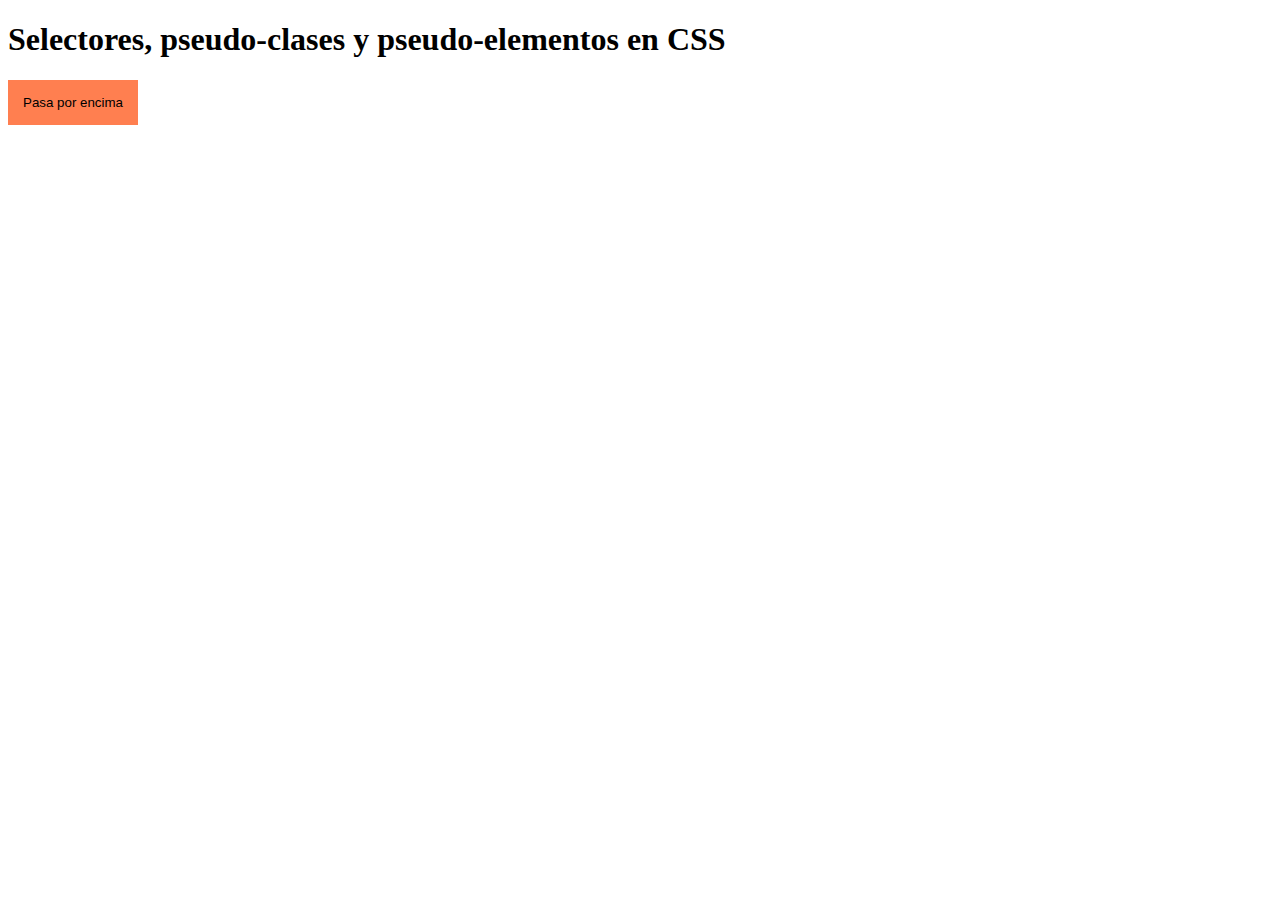
<file: anidacion-selectores/index.html>
<!DOCTYPE html>
<html lang="en">

<head>
    <meta charset="UTF-8">
    <meta http-equiv="X-UA-Compatible" content="IE=edge">
    <meta name="viewport" content="width=device-width, initial-scale=1.0">
    <link rel="stylesheet" href="./css/styles.css">
    <title>Anidación de selectores</title>
</head>

<body>
    <div>
        <h1>Selectores, pseudo-clases y pseudo-elementos en CSS</h1>
        <button class="boton"></button>
    </div>
</body>

</html>
</file>
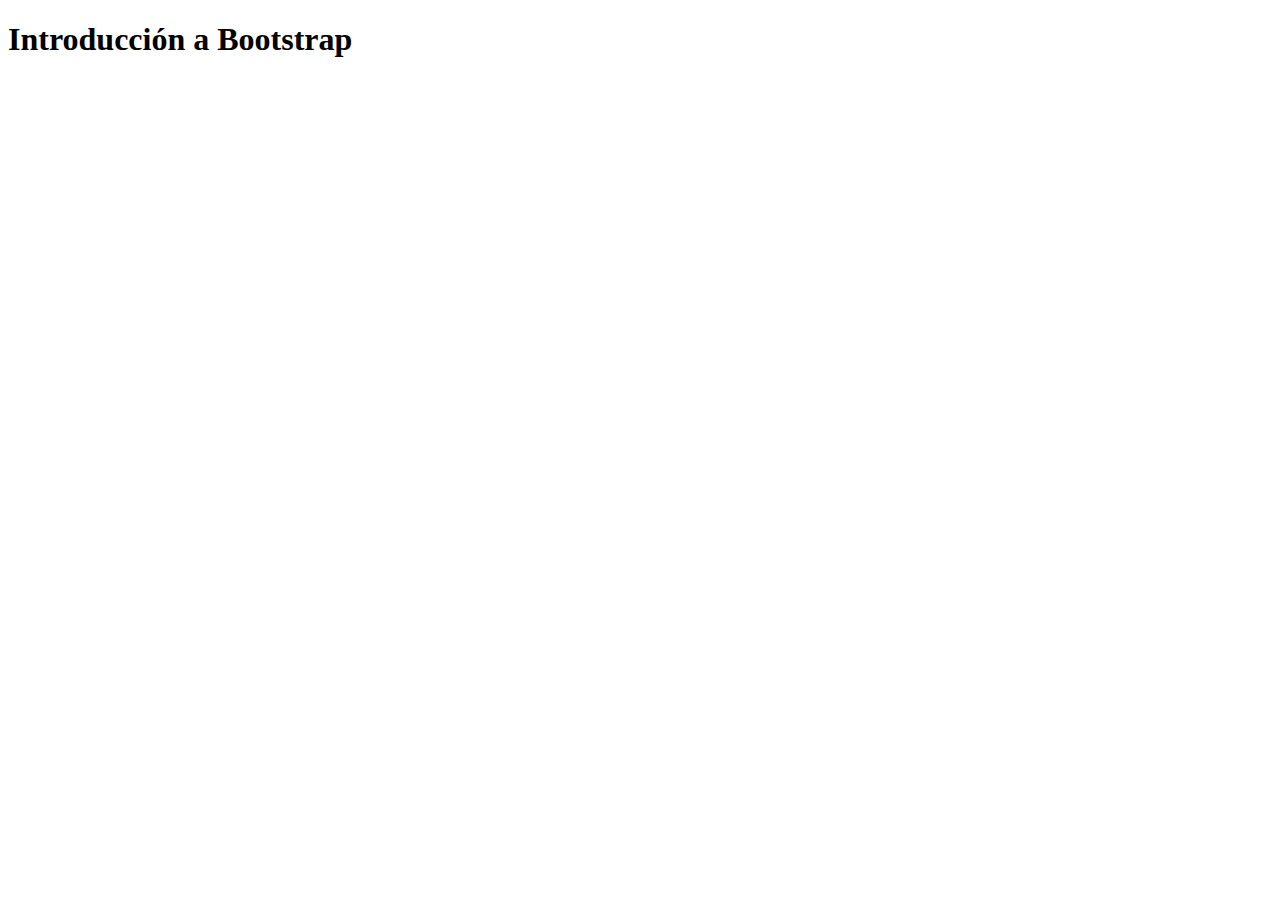
<file: intro-bootstrap/index.html>
<!DOCTYPE html>
<html lang="en">

<head>
    <meta charset="UTF-8">
    <meta http-equiv="X-UA-Compatible" content="IE=edge">
    <meta name="viewport" content="width=device-width, initial-scale=1.0">
    <link href="https://cdn.jsdelivr.net/npm/bootstrap@5.2.1/dist/css/bootstrap.min.css" rel="stylesheet"
        integrity="sha384-iYQeCzEYFbKjA/T2uDLTpkwGzCiq6soy8tYaI1GyVh/UjpbCx/TYkiZhlZB6+fzT" crossorigin="anonymous">
    <title>Introducción a Bootstrap</title>
</head>

<body>
    <div class="container">
        <h1>Introducción a Bootstrap</h1>
    </div>

    <script src="https://cdn.jsdelivr.net/npm/bootstrap@5.2.1/dist/js/bootstrap.bundle.min.js"
        integrity="sha384-u1OknCvxWvY5kfmNBILK2hRnQC3Pr17a+RTT6rIHI7NnikvbZlHgTPOOmMi466C8"
        crossorigin="anonymous"></script>
</body>

</html>
</file>
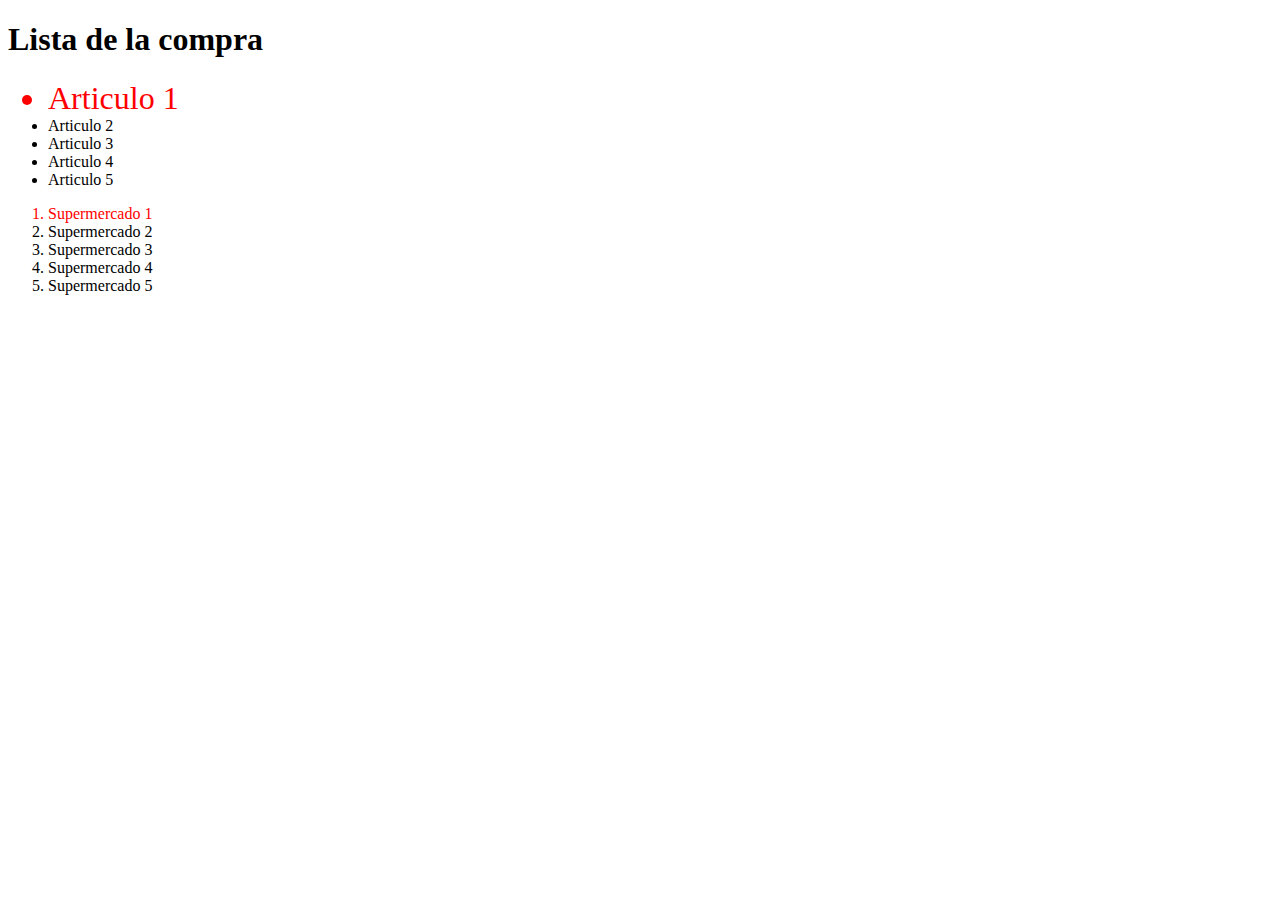
<file: intro-css/index.html>
<!DOCTYPE html>
<html lang="en">

<head>
    <meta charset="UTF-8">
    <meta http-equiv="X-UA-Compatible" content="IE=edge">
    <meta name="viewport" content="width=device-width, initial-scale=1.0">
    <link rel="stylesheet" href="./styles.css">
    <title>Ganando precisión con los selectores en CSS</title>
</head>

<body>
    <div>
        <h1 id="titulo" class="encabezado">Lista de la compra</h1>
        <ul>
            <li id="elemento-1">Articulo 1</li>
            <li id="elemento-2">Articulo 2</li>
            <li id="elemento-3">Articulo 3</li>
            <li id="elemento-4">Articulo 4</li>
            <li id="elemento-5">Articulo 5</li>
        </ul>
        <ol>
            <li id="elemento-1">Supermercado 1</li>
            <li id="elemento-2">Supermercado 2</li>
            <li id="elemento-3">Supermercado 3</li>
            <li id="elemento-4">Supermercado 4</li>
            <li id="elemento-5">Supermercado 5</li>
        </ol>
    </div>
</body>

</html>
</file>
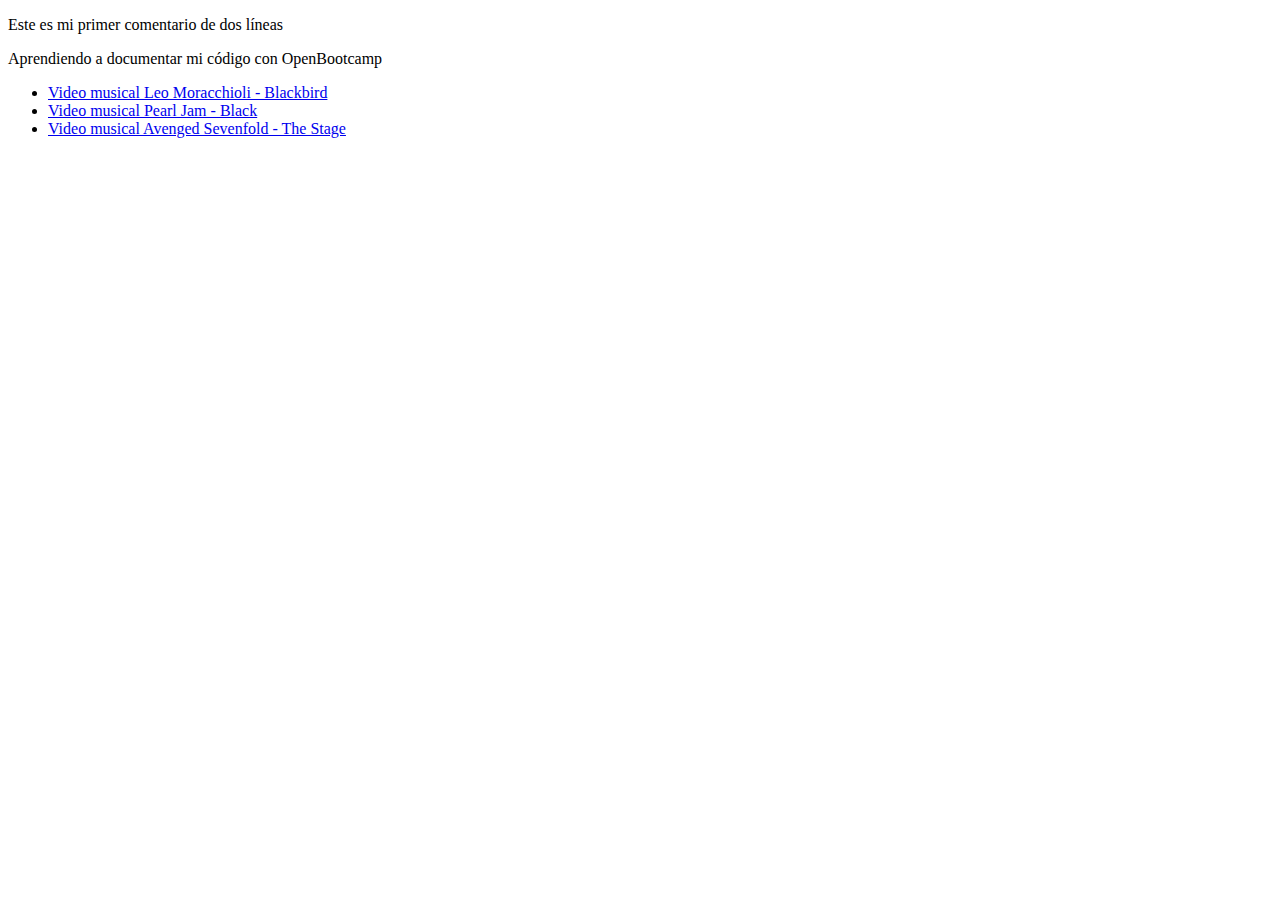
<file: introduccion/index.html>
<!DOCTYPE html>
<html lang="en">

<head>
    <meta charset="UTF-8">
    <meta http-equiv="X-UA-Compatible" content="IE=edge">
    <meta name="viewport" content="width=device-width, initial-scale=1.0">
    <title>Ejercicio de Introducción a HTML en OpenBootcamp</title>
</head>

<body>
    <p>Este es mi primer comentario de dos líneas</p>
    <p>Aprendiendo a documentar mi código con OpenBootcamp</p>
    <ul>
        <li><a
                href="https://www.youtube.com/watch?v=tCEXRrdBFYY&list=RDtCEXRrdBFYY&start_radio=1&ab_channel=FrogLeapStudios">Video
                musical Leo Moracchioli - Blackbird</a>
        </li>
        <li><a href="https://www.youtube.com/watch?v=5ZH2it92ZmA&list=RDtCEXRrdBFYY&index=2&ab_channel=PearlJam">Video
                musical Pearl Jam - Black</a></li>
        <li><a href="https://www.youtube.com/watch?v=fBYVlFXsEME&ab_channel=AvengedSevenfoldVEVO">Video musical
                Avenged Sevenfold - The Stage</a></li>
    </ul>
</body>

</html>
</file>
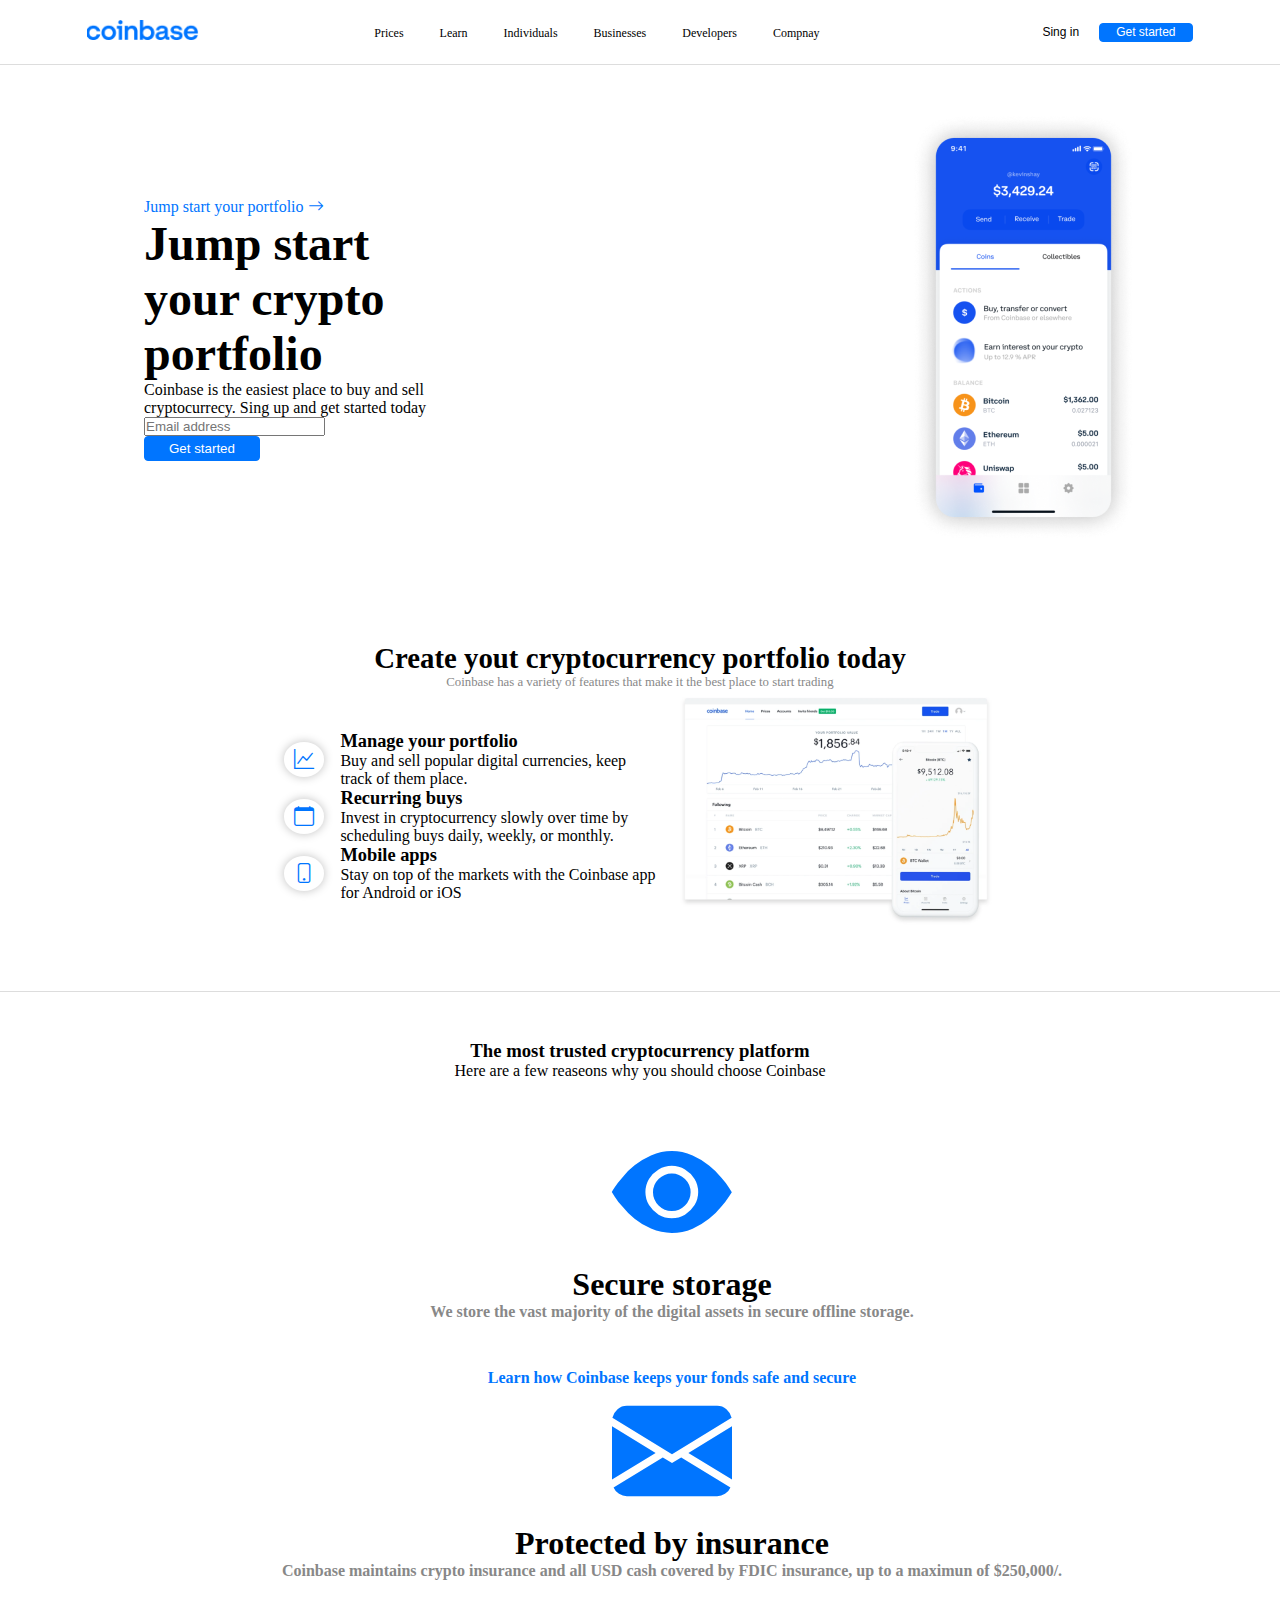
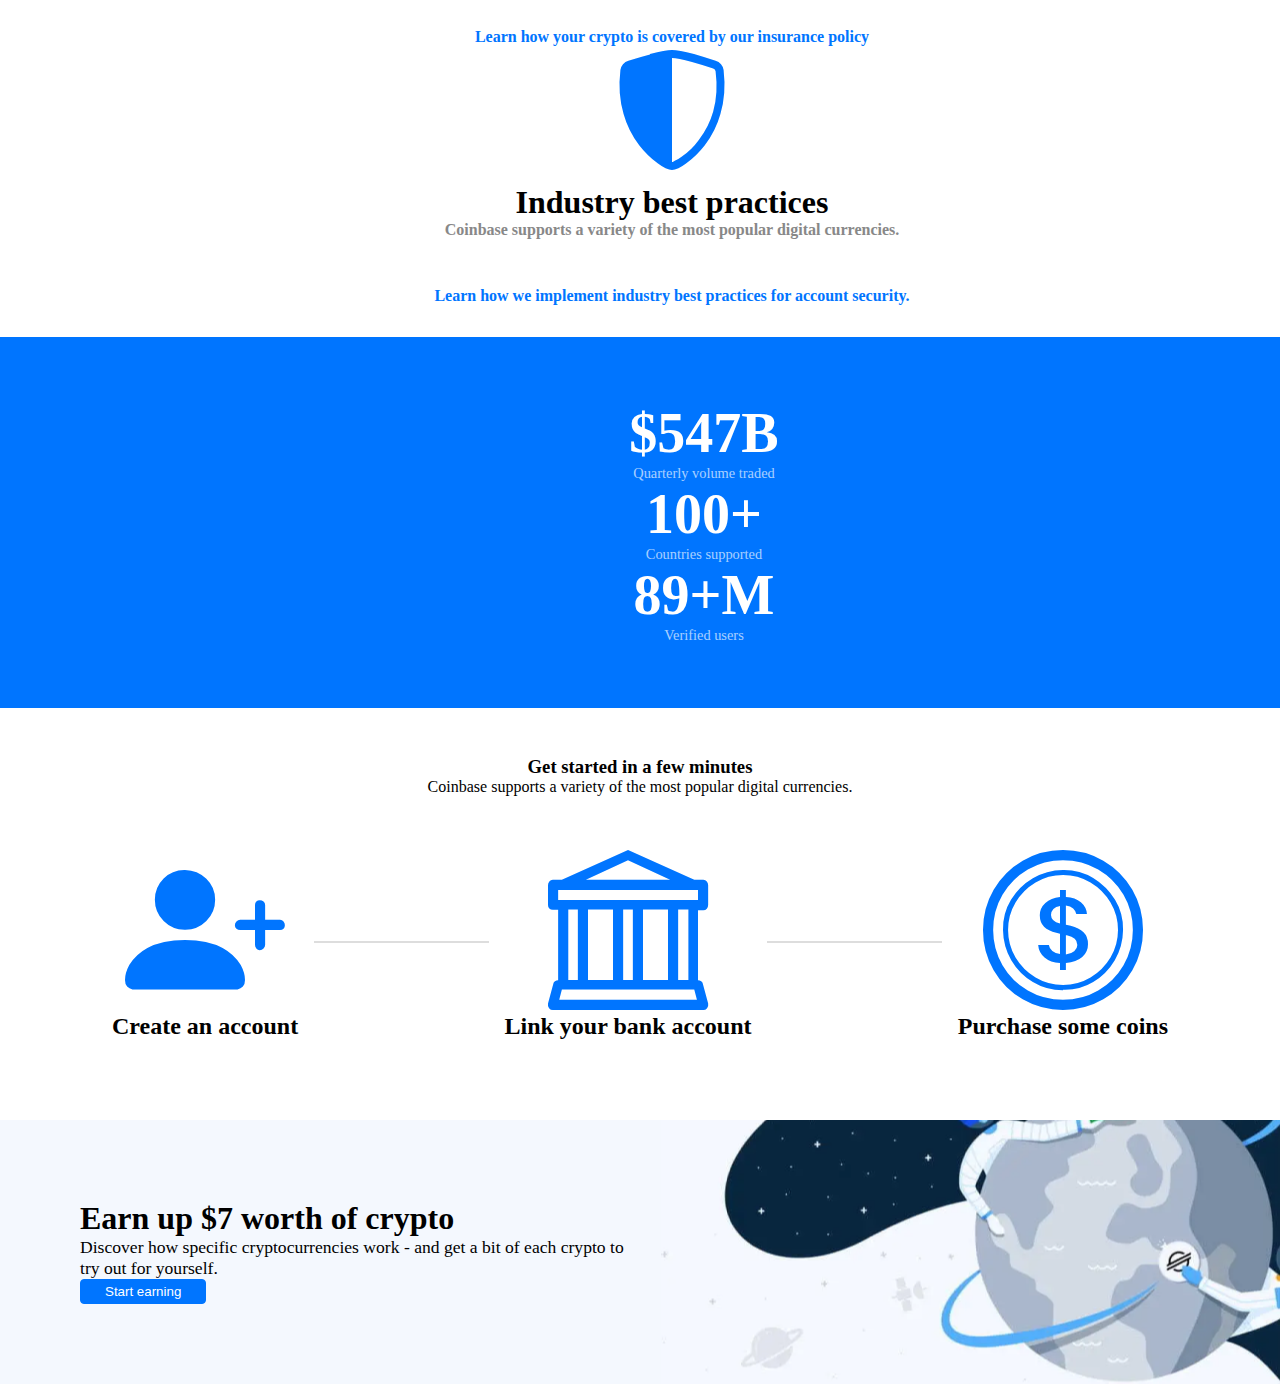
<file: proyecto-final/index.html>
<!DOCTYPE html>
<html lang="en">

<head>
    <meta charset="UTF-8">
    <meta http-equiv="X-UA-Compatible" content="IE=edge">
    <meta name="viewport" content="width=device-width, initial-scale=1.0">
    <!-- CSS only -->
    <link href="https://cdn.jsdelivr.net/npm/bootstrap@5.2.1/dist/css/bootstrap.min.css" rel="stylesheet"
        integrity="sha384-iYQeCzEYFbKjA/T2uDLTpkwGzCiq6soy8tYaI1GyVh/UjpbCx/TYkiZhlZB6+fzT" crossorigin="anonymous">
    <!-- icon bs -->
    <link rel="stylesheet" href="https://cdn.jsdelivr.net/npm/bootstrap-icons@1.9.1/font/bootstrap-icons.css">
    <link rel="stylesheet" href="./css/styles.css">
    <title>Proyecto</title>
</head>

<body>
    <nav class="nav">
        <div class="logo"><a href=""><img src="./assets/img/logo.png" alt="logo" /></a>
        </div>
        <div class="menu d-none d-md-block">
            <ul class="main-menu">
                <li><a href="#">Prices</li></a>
                <li><a href="#">Learn</li></a>
                <li><a href="#">Individuals</li></a>
                <li><a href="#">Businesses</li></a>
                <li><a href="#">Developers</li></a>
                <li><a href="#">Compnay</li></a>
            </ul>
        </div>
        <div class="get-started">
            <button class="btn-sec-s">Sing in</button>
            <button class="btn-main-s">Get started</button>
        </div>
    </nav>
    <section class="sec-home">
        <div class="home-cta">
            <div class="cta-text">
                <span>Jump start your portfolio</span>
                <i class="bi bi-arrow-right"></i>
            </div>
            <h2 class="home-title h1">Jump start your crypto portfolio</h2>
            <p class="home-description">Coinbase is the easiest place to buy and sell cryptocurrecy. Sing up and get
                started today</p>
            <div class="lead-magnet row align-items-center">
                <div class="col input-col"> <input type="text" class="form-control input-text"
                        placeholder="Email address"></div>
                <div class="col"><button class="btn-main">Get started</button></div>


            </div>
        </div>
        <div class="home-img d-none d-md-block">
            <img src="./assets/img/wallet.png" alt="wallet">
        </div>
    </section>
    <section class="sec-features">
        <div class="intro">
            <h3>Create yout cryptocurrency portfolio today</h3>
            <p>Coinbase has a variety of features that make it the best place to start trading </p>
        </div>
        <div class="features">
            <div class="text">
                <div class="feature">
                    <span class="icon-sm"><i class="bi bi-graph-up"></i></span>
                    <div class="description">
                        <h4 class="des-title">Manage your portfolio</h4>
                        <p class="des-text">Buy and sell popular digital currencies, keep track of them place.</p>
                    </div>
                </div>
                <div class="feature">
                    <span class="icon-sm"><i class="bi bi-calendar"></i></span>
                    <div class="description">
                        <h4 class="des-title">Recurring buys</h4>
                        <p class="des-text">Invest in cryptocurrency slowly over time by scheduling buys daily, weekly,
                            or monthly.</p>
                    </div>
                </div>
                <div class="feature">
                    <span class="icon-sm"><i class="bi bi-phone"></i></span>
                    <div class="description">
                        <h4 class="des-title">Mobile apps</h4>
                        <p class="des-text">Stay on top of the markets with the Coinbase app for Android or iOS </p>
                    </div>
                </div>
            </div>
            <div class="image d-none d-md-block">
                <img src="./assets/img/chart.png" alt="chart">
            </div>
        </div>
    </section>
    <section class="sec-benefits">
        <div class="intro">
            <h3>The most trusted cryptocurrency platform</h3>
            <p>Here are a few reaseons why you should choose Coinbase </p>
        </div>
        <div class="benefit-cards row">
            <div class="benefit col-md">
                <i class="bi bi-eye-fill"></i>
                <div class="description">
                    <h4 class="title">Secure storage</h4>
                    <p class="text">We store the vast majority of the digital assets in secure offline storage.</p>
                </div>
                <p class="cta">Learn how Coinbase keeps your fonds safe and secure</p>
            </div>
            <div class="benefit col-md">
                <i class="bi bi-envelope-fill"></i>
                <div class="description">
                    <h4 class="title">Protected by insurance</h4>
                    <p class="text">Coinbase maintains crypto insurance and all USD cash covered by FDIC insurance, up
                        to a maximun of $250,000/.</p>
                </div>
                <p class="cta">Learn how your crypto is covered by our insurance policy</p>
            </div>
            <div class="benefit col-md">
                <i class="bi bi-shield-shaded"></i>
                <div class="description">
                    <h4 class="title">Industry best practices</h4>
                    <p class="text">Coinbase supports a variety of the most popular digital currencies.</p>
                </div>
                <p class="cta">Learn how we implement industry best practices for account security.</p>
            </div>
        </div>
    </section>
    <section class="sec-kpis row">
        <div class="kpi col-md">
            <span class="number">$547B</span>
            <span class="desc">Quarterly volume traded</span>
        </div>
        <div class="kpi col-md">
            <span class="number">100+</span>
            <span class="desc">Countries supported </span>
        </div>
        <div class="kpi col-md">
            <span class="number">89+M</span>
            <span class="desc">Verified users</span>
        </div>
    </section>
    <section class="sec-onboarding">
        <div class="intro">
            <h3>Get started in a few minutes</h3>
            <p>Coinbase supports a variety of the most popular digital currencies. </p>
        </div>
        <div class="steps">
            <div class="icon-desc">
                <i class="bi bi-person-plus-fill"></i>
                <h4 class="title">Create an account</h4>
            </div>
            <div class="step-separator"></div>
            <div class="icon-desc">
                <i class="bi bi-bank"></i>
                <h4 class="title">Link your bank account </h4>
            </div>
            <div class="step-separator"></div>
            <div class="icon-desc">
                <i class="bi bi-coin"></i>
                <h4 class="title">Purchase some coins </h4>
            </div>
        </div>
        </div>

    </section>
    <section class="sec-footer-cta">
        <div class="footer-cta">
            <h4 class="cta-title">Earn up $7 worth of crypto</h4>
            <p class="cta-description">Discover how specific cryptocurrencies work - and get a bit of each crypto to try
                out for yourself.</p>
            <button class="btn-main">Start earning </button>
        </div>
    </section>



    <!-- JavaScript Bundle with Popper -->
    <script src="https://cdn.jsdelivr.net/npm/bootstrap@5.2.1/dist/js/bootstrap.bundle.min.js"
        integrity="sha384-u1OknCvxWvY5kfmNBILK2hRnQC3Pr17a+RTT6rIHI7NnikvbZlHgTPOOmMi466C8"
        crossorigin="anonymous"></script>
</body>

</html>
</file>
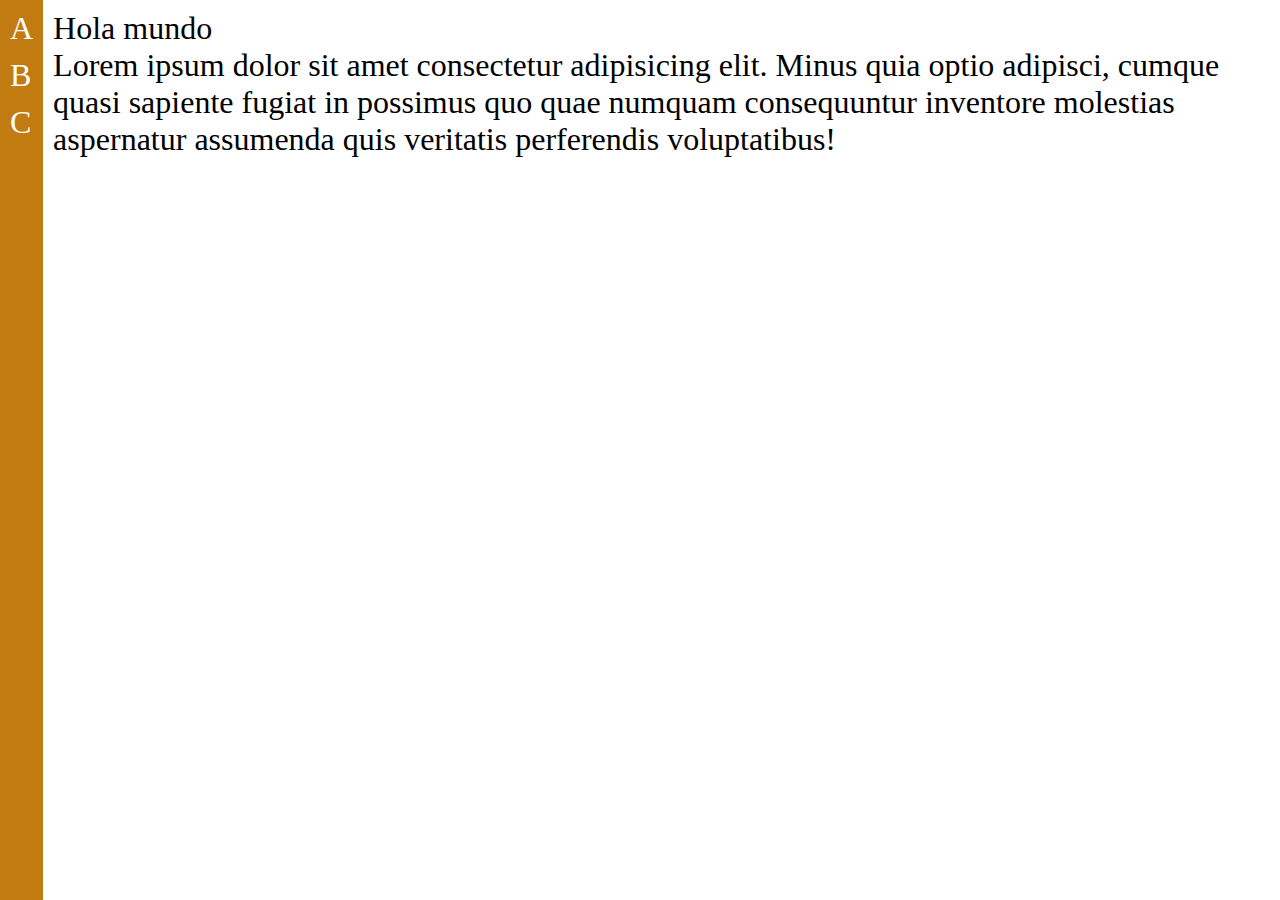
<file: responsive/index.html>
<!DOCTYPE html>
<html lang="en">

<head>
    <meta charset="UTF-8">
    <meta http-equiv="X-UA-Compatible" content="IE=edge">
    <meta name="viewport" content="width=device-width, initial-scale=1.0">
    <link rel="stylesheet" href="./styles.css">
    <title>Diseño Responsive con CSS</title>
</head>

<body>
    <div class="sidebar">
        <span>A</span>
        <span>B</span>
        <span>C</span>
    </div>
    <div class="main">
        <span>Hola mundo</span>
        <p>Lorem ipsum dolor sit amet consectetur adipisicing elit. Minus quia optio adipisci, cumque quasi sapiente
            fugiat in possimus quo quae numquam consequuntur inventore molestias aspernatur assumenda quis veritatis
            perferendis voluptatibus!</p>
    </div>
</body>

</html>
</file>
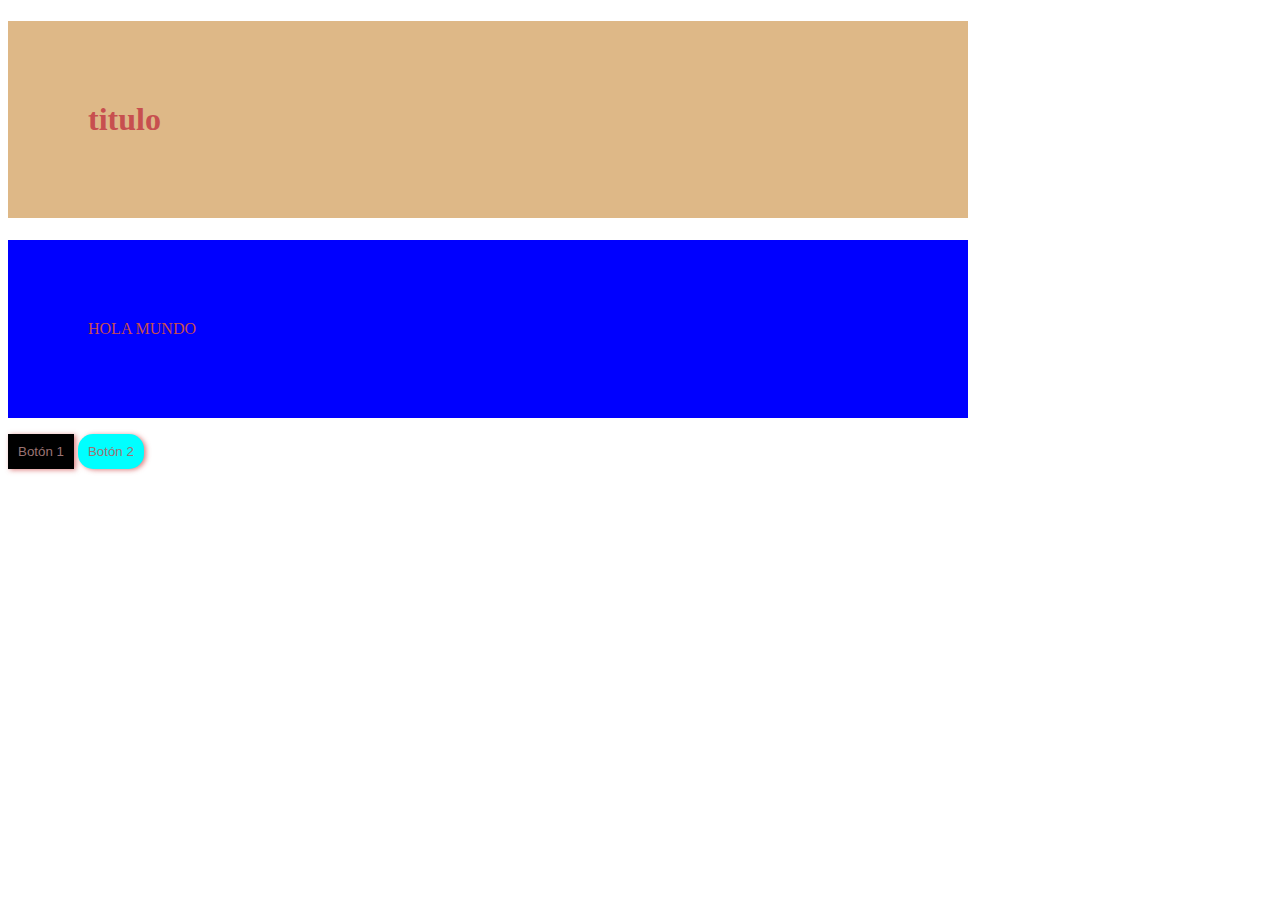
<file: sass/index.html>
<!DOCTYPE html>
<html lang="en">

<head>
    <meta charset="UTF-8">
    <meta http-equiv="X-UA-Compatible" content="IE=edge">
    <meta name="viewport" content="width=device-width, initial-scale=1.0">
    <link rel="stylesheet" href="styles.css">
    <title>Introducción a Sass</title>
</head>

<body>
    <h1>titulo</h1>
    <p>HOLA MUNDO</p>
    <button class="btn">Botón 1</button>
    <button class="btn-2">Botón 2</button>
</body>

</html>
</file>
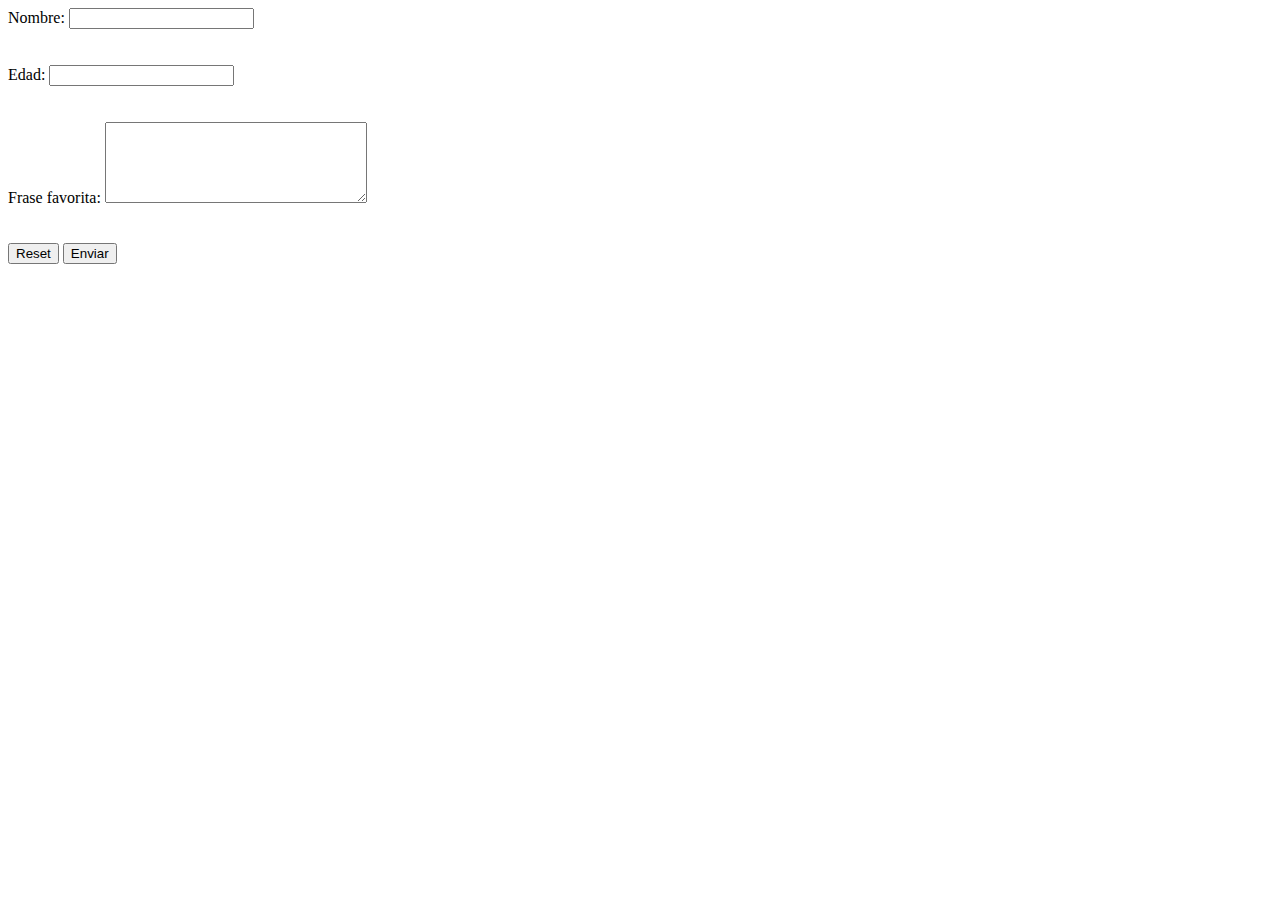
<file: formularios-tablas/formulario.html>
<!DOCTYPE html>
<html lang="en">

<head>
    <meta charset="UTF-8">
    <meta http-equiv="X-UA-Compatible" content="IE=edge">
    <meta name="viewport" content="width=device-width, initial-scale=1.0">
    <title>Ejercicio 02 - Formularios en HTML</title>
</head>

<body>
    <form action="/">
        <div>
            <label for="nombre">Nombre:</label>
            <input type="text" name="nombre" id="nombre">
        </div>
        <br><br>
        <div>
            <label for="edad">Edad:</label>
            <input type="number" name="edad" id="edad">
        </div>
        <br><br>
        <div>
            <label for="frase-favorita">Frase favorita:</label>
            <textarea name="frase-favorita" id="frase-favorita" cols="30" rows="5"></textarea>
        </div>
        <br><br>
        <button type="reset">Reset</button>
        <button type="submit">Enviar</button>
    </form>
</body>

</html>
</file>
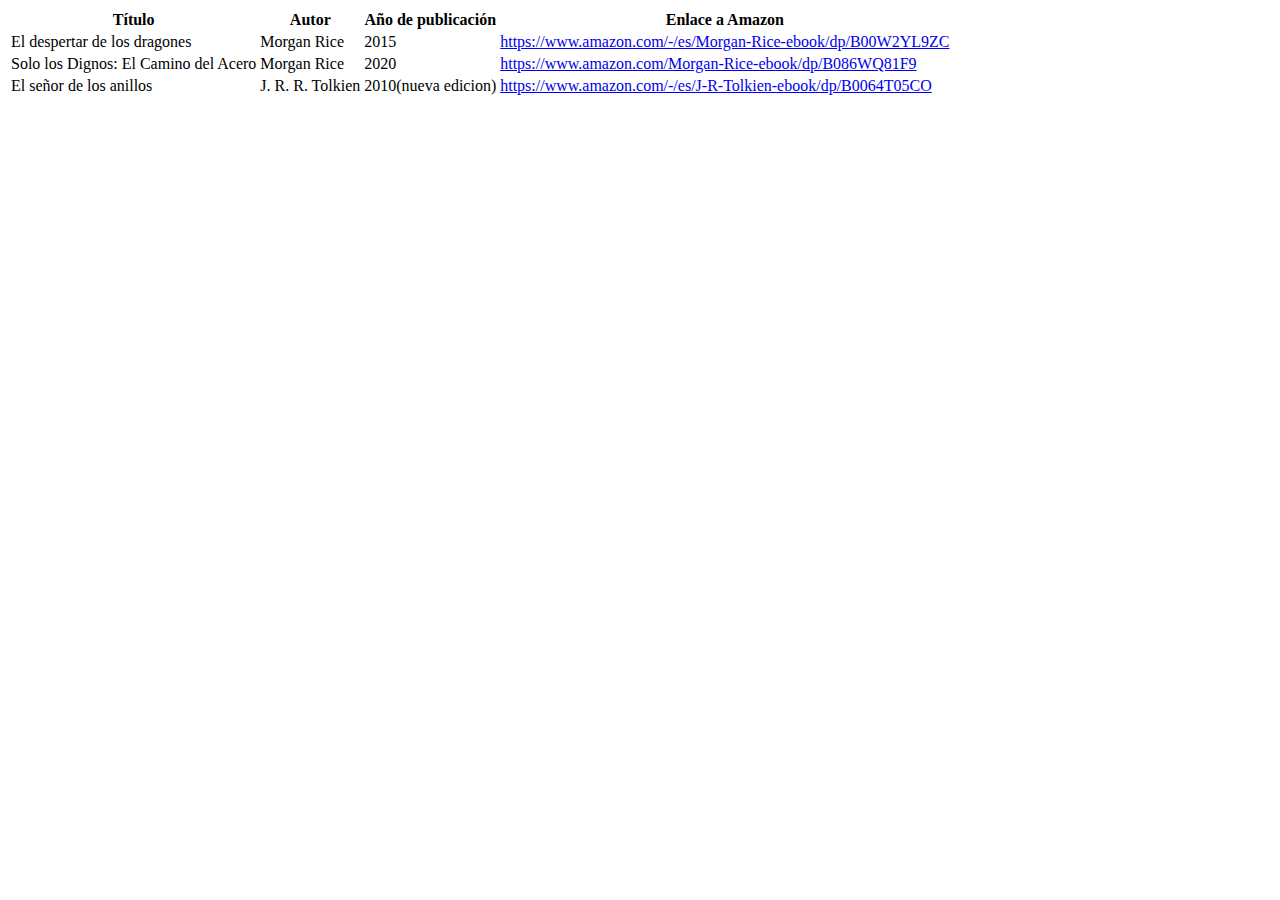
<file: formularios-tablas/tablas.html>
<!DOCTYPE html>
<html lang="en">

<head>
    <meta charset="UTF-8">
    <meta http-equiv="X-UA-Compatible" content="IE=edge">
    <meta name="viewport" content="width=device-width, initial-scale=1.0">
    <title>Ejercicio 02/2 - Tablas en HTML</title>
</head>

<body>
    <table>
        <thead>
            <tr>
                <!-- table row -->
                <!-- table header -->
                <th>Título</th>
                <th>Autor</th>
                <th>Año de publicación</th>
                <th>Enlace a Amazon</th>
            </tr>
        </thead>
        <tbody>
            <tr>
                <!-- table data -->
                <td>El despertar de los dragones</td>
                <td>Morgan Rice</td>
                <td>2015</td>
                <td><a
                        href="https://www.amazon.com/-/es/Morgan-Rice-ebook/dp/B00W2YL9ZC">https://www.amazon.com/-/es/Morgan-Rice-ebook/dp/B00W2YL9ZC</a>
                </td>
            </tr>
            <tr>
                <!-- table data -->
                <td>Solo los Dignos: El Camino del Acero</td>
                <td>Morgan Rice</td>
                <td>2020</td>
                <td><a
                        href="https://www.amazon.com/Morgan-Rice-ebook/dp/B086WQ81F9">https://www.amazon.com/Morgan-Rice-ebook/dp/B086WQ81F9</a>
                </td>
            </tr>
            <tr>
                <!-- table data -->
                <td>El señor de los anillos</td>
                <td>J. R. R. Tolkien</td>
                <td>2010(nueva edicion)</td>
                <td><a
                        href="https://www.amazon.com/-/es/J-R-Tolkien-ebook/dp/B0064T05CO">https://www.amazon.com/-/es/J-R-Tolkien-ebook/dp/B0064T05CO</a>
                </td>
            </tr>
        </tbody>
    </table>
</body>

</html>
</file>
<file: anidacion-selectores/css/styles.css>
.boton {
  padding: 15px;
  border: none;
  background-color: coral;
}

.boton::before {
  content: "Pasa por encima";
}

.boton:hover {
  color: white;
  background-color: green;
}
</file>
<file: intro-css/styles.css>
#elemento-1 {
  color: red;
}

ul #elemento-1 {
  font-size: 2rem;
}
</file>
<file: proyecto-final/css/styles.css>
.btn-main, .btn-main-s {
  padding: 0.25rem 1.5rem;
  border-radius: 0.25rem;
  background-color: #0075ff;
  color: white;
  border: solid 1px #0075ff;
}
.btn-main:hover, .btn-main-s:hover {
  background-color: white;
  color: #0075ff;
}
.btn-main-s {
  font-size: 0.75rem;
  padding: 0.1rem 1rem;
}

.btn-sec, .btn-sec-s {
  padding: 0.25rem 1.5rem;
  border-radius: 0.25rem;
  color: #000000;
  background-color: transparent;
  border: none;
}
.btn-sec:hover, .btn-sec-s:hover {
  color: #888;
}
.btn-sec-s {
  font-size: 0.75rem;
  padding: 0.1rem 1rem;
}

.main-menu {
  margin-bottom: 0;
}
.main-menu li {
  font-size: 0.75rem;
  list-style: none;
  display: inline;
  margin-right: 2rem;
}
.main-menu li a {
  color: black;
  text-decoration: none;
}
.main-menu li a:hover {
  text-decoration: underline;
}

.icon-sm i {
  font-size: 1.25rem;
  color: #0075ff;
  padding: 0.4rem 0.65rem;
  border-radius: 50%;
  box-shadow: 0 0 10px rgba(0, 0, 0, 0.2509803922);
}

.benefit {
  display: flex;
  flex-direction: column;
}
.benefit i {
  color: #0075ff;
  font-size: 7.5rem;
  text-align: center;
}
.benefit .description .title {
  font-size: 2rem;
  text-align: center;
}
.benefit .description .text {
  color: #888;
  font-weight: 600;
  text-align: center;
}
.benefit .cta {
  margin-top: 3rem;
  color: #0075ff;
  font-weight: 600;
  text-align: center;
}

.icon-desc {
  display: flex;
  flex-direction: column;
  align-items: center;
  justify-content: center;
}
.icon-desc i {
  color: #0075ff;
  font-size: 10rem;
  padding: 0;
}
.icon-desc .title {
  margin-top: -1rem;
  font-size: 1.5rem;
  font-weight: 600;
}

* {
  padding: 0;
  margin: 0;
}

html {
  min-width: 100vw;
}

.nav {
  display: flex;
  justify-content: space-around;
  align-items: center;
  width: 100%;
  height: 4rem;
  border-bottom: solid 1px #ddd;
}

.logo a img {
  max-width: 7rem;
}

.sec-home {
  display: flex;
  align-items: center;
  width: 100%;
  max-width: 992px;
  margin: auto;
  padding: 3rem;
}
.sec-home .home-cta {
  flex: 1;
}
.sec-home .home-cta .cta-text {
  color: #0075ff;
}
.sec-home .home-cta .home-title {
  width: 20rem;
  font-size: 3rem;
}
.sec-home .home-cta .home-description {
  width: 300px;
}
.sec-home .home-cta .lead-magnet .input-col {
  max-width: 200px;
}

.sec-features, .sec-onboarding .intro, .sec-benefits .intro {
  width: 100%;
  max-width: 992px;
  margin: auto;
  padding: 3rem;
  display: flex;
  flex-direction: column;
  align-items: center;
}
.sec-features .intro, .sec-onboarding .intro .intro, .sec-benefits .intro .intro {
  text-align: center;
}
.sec-features .intro h3, .sec-onboarding .intro .intro h3, .sec-benefits .intro .intro h3 {
  font-size: 1.8rem;
}
.sec-features .intro p, .sec-onboarding .intro .intro p, .sec-benefits .intro .intro p {
  font-size: 0.8rem;
  color: #888;
}
.sec-features .features, .sec-onboarding .intro .features, .sec-benefits .intro .features {
  display: flex;
  gap: 1rem;
  align-items: center;
}
.sec-features .features .text, .sec-onboarding .intro .features .text, .sec-benefits .intro .features .text {
  padding: 2rem 0;
  flex: 1;
}
.sec-features .features .text .feature, .sec-onboarding .intro .features .text .feature, .sec-benefits .intro .features .text .feature {
  display: flex;
  flex-direction: row;
  align-items: center;
}
.sec-features .features .text .feature .description, .sec-onboarding .intro .features .text .feature .description, .sec-benefits .intro .features .text .feature .description {
  margin-left: 1rem;
  max-width: 20rem;
}
.sec-features .features .text .feature .description .des-title, .sec-onboarding .intro .features .text .feature .description .des-title, .sec-benefits .intro .features .text .feature .description .des-title {
  font-size: 1.15rem;
}
.sec-features .features .text .feature .description .des-text, .sec-onboarding .intro .features .text .feature .description .des-text, .sec-benefits .intro .features .text .feature .description .des-text {
  font-size: 1rem;
}
.sec-features .features .image img, .sec-onboarding .intro .features .image img, .sec-benefits .intro .features .image img {
  max-width: 20rem;
}

.sec-benefits {
  border-top: 1px solid #ddd;
}
.sec-benefits .benefit-cards {
  width: 100%;
  padding: 0 2rem 2rem 2rem;
}

.sec-kpis {
  width: 100%;
  background-color: #0075ff;
  color: white;
  padding: 4rem;
}
.sec-kpis .kpi {
  display: flex;
  flex-direction: column;
  align-items: center;
}
.sec-kpis .kpi .number {
  font-size: 3.5rem;
  font-weight: 600;
}
.sec-kpis .kpi .desc {
  font-size: 0.9rem;
  color: rgba(255, 255, 255, 0.6666666667);
}

.sec-onboarding .steps {
  display: flex;
  padding: 0 7rem 5rem 7rem;
  align-items: center;
  justify-content: center;
}
.sec-onboarding .steps .step-separator {
  flex: 1;
  border-top: 2px solid #ddd;
  margin: 0 1rem;
}

.sec-footer-cta {
  background-color: #f4f8fe;
  padding: 5rem;
  background-image: url("../assets/img/bg.png");
  background-repeat: no-repeat;
  background-position: 100%;
}
.sec-footer-cta .footer-cta {
  width: 50%;
}
.sec-footer-cta .footer-cta .cta-title {
  font-size: 2rem;
}
.sec-footer-cta .footer-cta .cta-description {
  font-size: 1.1rem;
}

@media (max-width: 768px) {
  .sec-onboarding .steps {
    flex-direction: column;
  }
  .sec-onboarding .steps .icon-desc .title {
    text-align: center;
  }
  .sec-footer-cta {
    background-image: none;
  }
  .sec-footer-cta .footer-cta {
    width: 100%;
    text-align: center;
  }
  .sec-benefits .intro {
    text-align: center;
  }
  .sec-benefits .intro h3 {
    font-size: 2rem;
  }
  .sec-features .intro p, .sec-benefits .intro .intro p, .sec-onboarding .intro .intro p {
    font-size: 1rem;
  }
  .sec-features .intro h3, .sec-benefits .intro .intro h3, .sec-onboarding .intro .intro h3 {
    font-size: 2rem;
  }
}

/*# sourceMappingURL=styles.css.map */
</file>
<file: responsive/styles.css>
* {
  margin: 0;
  padding: 0;
}

body {
  min-height: 100vh;
  min-width: 100vw;
  display: flex;
  font-size: 2rem;
}

div.sidebar {
  background-color: #c27b11;
  color: white;
  display: flex;
  flex-direction: column;
  padding: 10px;
  gap: 10px;
}

div.main {
  padding: 10px;
  flex-grow: 1;
}

@media (max-width: 640px) {
  body {
    flex-direction: column-reverse;
  }
  div.sidebar {
    flex-direction: row;
    justify-content: space-evenly;
  }
}
</file>
<file: sass/styles.css>
/* mixin para reutilizar  */
/* variables */
h1 {
  color: #c74f4f;
  width: 50rem;
  background-color: burlywood;
  padding: 5rem;
}

p {
  color: #c74f4f;
  width: 50rem;
  background-color: blue;
  padding: 5rem;
}

.btn, .btn-2 {
  background-color: black;
  color: rgb(155, 115, 115);
  padding: 10px;
  border: none;
  box-shadow: 2px 1px 5px rgba(211, 90, 90, 0.7725490196);
}
.btn:hover, .btn-2:hover {
  background-color: rgb(155, 115, 115);
  color: black;
}

.btn-2 {
  border-radius: 15px;
  background-color: aqua;
}

/* @import "./sass/mixins";

@import "./sass/estilos";

@import "./sass/componentes"; */

/*# sourceMappingURL=styles.css.map */
</file>
